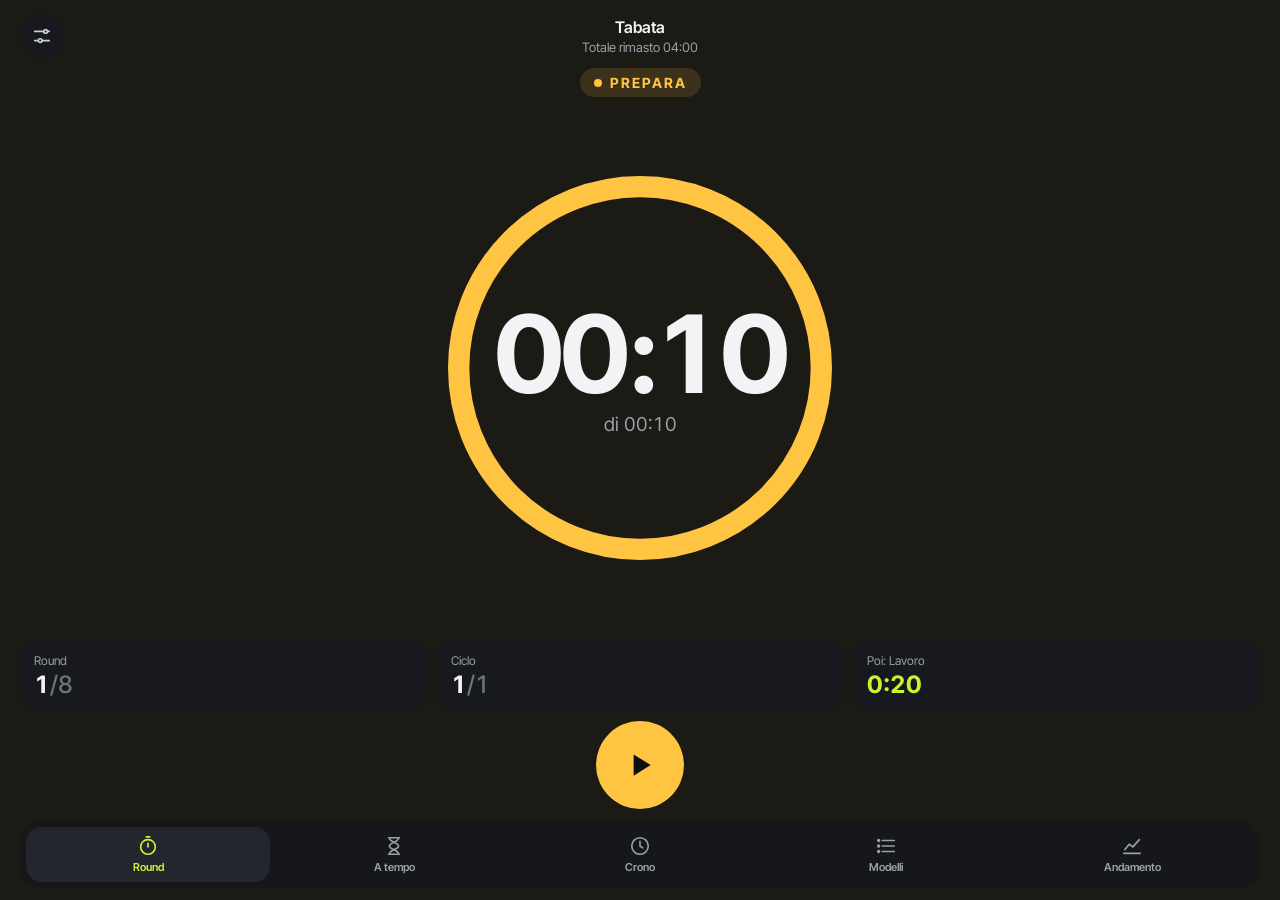
<file: index.html>
<!doctype html>
<html lang="it">
<head>
  <meta charset="utf-8">
  <meta name="viewport" content="width=device-width, initial-scale=1, viewport-fit=cover, user-scalable=no">
  <meta name="theme-color" content="#0E0F12">
  <meta name="mobile-web-app-capable" content="yes">
  <meta name="apple-mobile-web-app-capable" content="yes">
  <meta name="apple-mobile-web-app-status-bar-style" content="black-translucent">
  <meta name="apple-mobile-web-app-title" content="Tempro">
  <title>Tempro</title>
  <link rel="manifest" href="manifest.webmanifest">
  <link rel="icon" href="icons/icon.svg" type="image/svg+xml">
  <link rel="apple-touch-icon" href="icons/icon-180.png">
  <link rel="preconnect" href="https://fonts.googleapis.com">
  <link rel="preconnect" href="https://fonts.gstatic.com" crossorigin>
  <link rel="stylesheet" href="https://fonts.googleapis.com/css2?family=Inter+Tight:wght@400;500;600;700;800&display=swap">
  <link rel="stylesheet" href="styles.css">
</head>
<body>
  <div id="app">
    <section id="timer-view" class="view timer">
      <header class="topbar">
        <button id="btn-settings" class="round-btn" aria-label="Impostazioni">
          <svg viewBox="0 0 24 24" fill="none" stroke="currentColor" stroke-width="1.8" stroke-linecap="round"><path d="M4 7h10M18 7h2M4 17h4M12 17h8"/><circle cx="16" cy="7" r="2"/><circle cx="10" cy="17" r="2"/></svg>
        </button>
        <button id="btn-title" class="title" aria-label="Cambia modello">
          <span id="tpl-name"></span>
          <span id="total-time"></span>
        </button>
        <button id="btn-media" class="round-btn media-btn" aria-label="Foto e video dell'esercizio">
          <svg viewBox="0 0 24 24" fill="none" stroke="currentColor" stroke-width="1.8" stroke-linejoin="round"><rect x="3" y="5" width="18" height="14" rx="3"/><path d="M10 9.5v5l4.5-2.5z" fill="currentColor"/></svg>
        </button>
      </header>

      <div id="run-bar" class="run-bar" hidden>
        <span id="run-text"></span>
        <button id="run-exit" class="btn small">Esci</button>
      </div>

      <div class="dial">
        <div class="pill"><span class="dot"></span><span id="phase-label"></span></div>
        <div class="ring-box">
          <!-- Tutto l'anello è un pulsante: un tocco equivale al pulsante principale. -->
          <button id="ring" class="ring">
            <svg viewBox="0 0 300 300" aria-hidden="true">
              <circle class="track" cx="150" cy="150" r="136"/>
              <circle id="ring-arc" class="arc" cx="150" cy="150" r="136" transform="rotate(-90 150 150)"/>
            </svg>
            <span class="ring-text">
              <span id="phase-time"></span>
              <span id="phase-sub"></span>
            </span>
          </button>
        </div>
      </div>

      <div class="stats">
        <button id="stat-1" class="stat"><span id="stat-1-k" class="stat-k"></span><span class="stat-v"><span id="stat-1-v"></span><span id="stat-1-of" class="of"></span></span></button>
        <button id="stat-2" class="stat"><span id="stat-2-k" class="stat-k"></span><span class="stat-v"><span id="stat-2-v"></span><span id="stat-2-of" class="of"></span></span></button>
        <button id="stat-3" class="stat"><span id="stat-3-k" class="stat-k"></span><span class="stat-v"><span id="stat-3-v"></span><span id="stat-3-of" class="of"></span></span></button>
      </div>

      <div class="controls">
        <button id="btn-left" class="round-btn lg"></button>
        <button id="btn-main" class="main-btn"></button>
        <button id="btn-aux" class="round-btn lg"></button>
      </div>
    </section>

    <section id="sessions-view" class="view sessions" hidden></section>

    <section id="report-view" class="view sessions" hidden></section>

    <nav class="tabbar">
      <button class="tab" data-tab="round" aria-label="Round">
        <svg viewBox="0 0 24 24" fill="none" stroke="currentColor" stroke-width="1.8" stroke-linecap="round"><circle cx="12" cy="13" r="8"/><path d="M12 13V9M10 2h4"/></svg>
        Round
      </button>
      <button class="tab" data-tab="tempo" aria-label="Entro il tempo">
        <svg viewBox="0 0 24 24" fill="none" stroke="currentColor" stroke-width="1.8" stroke-linecap="round" stroke-linejoin="round"><path d="M6 3h12M6 21h12M7 3c0 5 10 5 10 9s-10 4-10 9M17 3c0 5-10 5-10 9s10 4 10 9"/></svg>
        A tempo
      </button>
      <button class="tab" data-tab="cronometro" aria-label="Cronometro">
        <svg viewBox="0 0 24 24" fill="none" stroke="currentColor" stroke-width="1.8" stroke-linecap="round"><circle cx="12" cy="12" r="9"/><path d="M12 7v5l3 2"/></svg>
        Crono
      </button>
      <button class="tab" data-tab="sessioni" aria-label="Modelli e schede">
        <svg viewBox="0 0 24 24" fill="none" stroke="currentColor" stroke-width="1.8" stroke-linecap="round"><path d="M8 6h13M8 12h13M8 18h13"/><circle cx="4" cy="6" r="1"/><circle cx="4" cy="12" r="1"/><circle cx="4" cy="18" r="1"/></svg>
        Modelli
      </button>
      <button class="tab" data-tab="andamento" aria-label="Andamento">
        <svg viewBox="0 0 24 24" fill="none" stroke="currentColor" stroke-width="1.8" stroke-linecap="round" stroke-linejoin="round"><path d="M3 20h18"/><path d="M4 16l5-6 4 3 7-8"/></svg>
        Andamento
      </button>
    </nav>
  </div>

  <div id="cam-mini" class="cam-mini" hidden>
    <video id="cam-small" playsinline muted autoplay></video>
    <span id="rec" class="rec"><span class="dot"></span><span id="rec-time">00:00</span></span>
  </div>

  <div id="camera" class="camera" hidden>
    <video id="cam-full" playsinline muted autoplay></video>
    <div class="cam-bar">
      <h2>Inquadratura</h2>
      <p id="cam-msg">Avvio della fotocamera…</p>
      <div class="row">
        <button id="cam-flip" class="btn">Cambia fotocamera</button>
        <label class="btn cam-audio"><input id="cam-audio" type="checkbox"> Audio</label>
      </div>
      <div class="row">
        <button id="cam-skip" class="btn">Senza video</button>
        <button id="cam-go" class="btn primary" disabled>Inizia</button>
      </div>
    </div>
  </div>

  <div id="sheet" class="sheet" hidden>
    <div id="sheet-panel" class="sheet-panel" role="dialog" aria-modal="true"></div>
  </div>

  <!-- Conferma dentro l'app (sopra a tutto, anche ai pannelli) -->
  <div id="ask" class="ask" hidden>
    <div class="ask-panel" role="alertdialog" aria-modal="true" aria-labelledby="ask-text">
      <p id="ask-text"></p>
      <div class="row">
        <button id="ask-no" class="btn">Annulla</button>
        <button id="ask-yes" class="btn primary">OK</button>
      </div>
    </div>
  </div>

  <script type="module" src="js/app.js"></script>
</body>
</html>
</file>
<file: styles.css>
:root {
  --bg: #0E0F12;
  --card: #17191E;
  --card2: #1F2228;
  --line: #2A2D34;
  --fg: #F2F3F5;
  --muted: #9AA0A8;
  --dim: #6E747C;
  --accent: #C6F432;
  --ok: #C6F432;
  --ko: #FF8A65;

  /* Colori delle fasi */
  --c-prepara: #FFC542;
  --c-lavoro: #C6F432;
  --c-riposo: #FF8A65;
  --c-riposoCicli: #B79CFF;
  --c-rinfrescati: #5CE1E6;
  --c-cronometro: #C6F432;
  --c-timer: #C6F432;
  --c-info: #9AA0A8;
  --c-fine: #F2F3F5;

  --phase: var(--c-prepara);
  --font: 'Inter Tight', system-ui, -apple-system, 'Segoe UI', Roboto, sans-serif;
}

* { box-sizing: border-box; margin: 0; padding: 0; -webkit-tap-highlight-color: transparent; }
html { height: 100%; background: var(--bg); }
body {
  height: 100%;
  color: var(--fg);
  font-family: var(--font);
  background: var(--bg);
  background: color-mix(in srgb, var(--phase) 6%, var(--bg));
  transition: background-color .3s;
  overscroll-behavior: none;
  -webkit-user-select: none;
  user-select: none;
  -webkit-text-size-adjust: 100%;
}
button { font: inherit; color: inherit; background: none; border: 0; padding: 0; cursor: pointer; }
[hidden] { display: none !important; }

#app { display: flex; flex-direction: column; height: 100vh; height: 100dvh; }
.view { flex: 1; display: flex; flex-direction: column; min-height: 0; }

/* --- Timer ------------------------------------------------------------ */
.timer { padding: 14px 20px 12px; justify-content: space-between; gap: 10px; }

/* Aperta dall'icona sulla Home: iOS disegna la pagina sotto la barra di stato e sfuma quella zona.
   Si lascia sempre lo spazio della barra (anche se iOS non lo comunica) più un margine. */
:root { --top-pad: calc(env(safe-area-inset-top) + 14px); }
.timer { padding-top: var(--top-pad); }
@media (display-mode: standalone) {
  :root { --top-pad: calc(max(env(safe-area-inset-top), 54px) + 18px); }
  .sessions { padding-top: calc(max(env(safe-area-inset-top), 54px) + 20px); }
  .sheet-panel { max-height: calc(100dvh - max(env(safe-area-inset-top), 54px) - 12px); }
  .cam-bar { padding-top: 20px; }
}

/* --- Ripresa video ---------------------------------------------------- */
.camera { position: fixed; inset: 0; z-index: 20; background: #000; display: flex; flex-direction: column; }
.camera video { flex: 1; min-height: 0; width: 100%; object-fit: cover; }
.cam-bar { flex: none; background: var(--card); border-radius: 24px 24px 0 0; margin-top: -24px; position: relative; padding: 20px 18px calc(env(safe-area-inset-bottom) + 18px); }
.cam-bar h2 { font-size: 24px; font-weight: 800; letter-spacing: -.02em; }
.cam-bar p { color: var(--muted); font-size: 14px; line-height: 1.45; margin-top: 6px; }
.cam-audio input { width: 20px; height: 20px; accent-color: var(--accent); }
.btn:disabled { opacity: .4; }
video.mirror { transform: scaleX(-1); }

.cam-mini {
  position: fixed; z-index: 5; right: 16px; top: calc(var(--top-pad) + 56px);
  width: 72px; height: 96px; border-radius: 16px; overflow: hidden; background: #000;
  box-shadow: 0 0 0 2px var(--card);
}
.cam-mini video { width: 100%; height: 100%; object-fit: cover; }
.rec {
  position: absolute; left: 50%; bottom: 6px; transform: translateX(-50%);
  display: flex; align-items: center; gap: 4px; padding: 2px 7px; border-radius: 999px;
  background: rgba(0, 0, 0, .65); color: #fff; font-size: 11px; font-weight: 700; font-variant-numeric: tabular-nums;
}
.rec .dot { width: 7px; height: 7px; border-radius: 50%; background: #FF3B30; }
.rec.paused .dot { background: #8A8F96; }

.topbar { display: grid; grid-template-columns: 44px 1fr 44px; align-items: center; gap: 8px; }
.title { display: flex; flex-direction: column; align-items: center; gap: 2px; min-width: 0; }
#tpl-name { font-size: 16px; font-weight: 600; max-width: 100%; overflow: hidden; text-overflow: ellipsis; white-space: nowrap; }
#total-time { font-size: 13px; color: var(--muted); font-variant-numeric: tabular-nums; }

.round-btn { width: 44px; height: 44px; border-radius: 50%; background: var(--card); color: #C9CDD3; display: grid; place-items: center; }
.round-btn svg { width: 22px; height: 22px; }
.round-btn.lg { width: 60px; height: 60px; color: var(--fg); }
.round-btn:disabled { opacity: .35; }
.media-btn { color: var(--accent); }

.run-bar {
  display: flex; align-items: center; justify-content: space-between; gap: 10px;
  padding: 6px 6px 6px 14px; border-radius: 14px; background: var(--card);
  font-size: 13px; font-weight: 600; color: var(--muted);
}
.run-bar span { min-width: 0; overflow: hidden; text-overflow: ellipsis; white-space: nowrap; }
.order-row { display: flex; align-items: center; gap: 8px; padding: 8px 0; border-bottom: 1px solid var(--line); }
.order-n { flex: none; width: 26px; height: 26px; border-radius: 50%; background: var(--card2); display: grid; place-items: center; font-size: 13px; font-weight: 700; }
.order-name { flex: 1; min-width: 0; font-size: 15px; overflow: hidden; text-overflow: ellipsis; white-space: nowrap; }
.order-row .btn { width: 40px; padding: 7px 0; }
.drag-handle {
  flex: none; width: 36px; height: 40px; display: grid; place-items: center;
  color: var(--muted); cursor: grab; touch-action: none; border-radius: 10px;
}
.drag-handle svg { width: 22px; height: 22px; }
.order-row.dragging { background: var(--card2); border-radius: 12px; box-shadow: 0 6px 20px rgba(0, 0, 0, .45); position: relative; z-index: 1; }
.order-row.dragging .drag-handle { color: var(--accent); cursor: grabbing; }

.dial { flex: 1; display: flex; flex-direction: column; align-items: center; gap: 8px; min-height: 0; }
/* L'anello occupa tutto lo spazio libero tra intestazione e riquadri, qualunque sia lo schermo. */
.ring-box { flex: 1 1 0; min-height: 0; width: 100%; display: grid; place-items: center; }
.pill {
  display: inline-flex; align-items: center; gap: 8px; padding: 6px 14px; border-radius: 999px;
  color: var(--phase);
  background: rgba(255, 255, 255, .06);
  background: color-mix(in srgb, var(--phase) 14%, transparent);
  font-size: 14px; font-weight: 700; letter-spacing: 2px; white-space: nowrap;
}
.pill .dot { width: 8px; height: 8px; border-radius: 50%; background: var(--phase); }
.ring { position: relative; display: block; width: min(72vw, 34vh, 340px); aspect-ratio: 1; border-radius: 50%; padding: 0; }
.ring:active { transform: scale(.985); }
.ring svg { position: absolute; inset: 0; width: 100%; height: 100%; }
.ring .track { fill: none; stroke: #1C1F25; stroke-width: 16; }
.ring .arc { fill: none; stroke: var(--phase); stroke-width: 16; stroke-linecap: round; transition: stroke .3s; }
.ring-text { position: absolute; inset: 0; display: flex; flex-direction: column; align-items: center; justify-content: center; gap: 4px; }
#phase-time { font-size: min(21vw, 10vh, 92px); font-size: min(21vw, 10svh, 92px); font-weight: 700; letter-spacing: -.03em; line-height: 1; font-variant-numeric: tabular-nums; white-space: nowrap; }
#phase-time.long { font-size: min(14vw, 7vh, 62px); font-size: min(14vw, 6.5svh, 62px); }
#phase-sub { font-size: 15px; color: var(--muted); max-width: 78%; text-align: center; font-variant-numeric: tabular-nums; }
#phase-time, #phase-sub { display: block; }
/* Con le container query (iOS 16+) l'anello e le cifre si misurano sullo spazio reale. */
@supports (width: 1cqmin) {
  .ring-box { container-type: size; }
  .ring { width: min(100cqw, 100cqh, 400px); container-type: inline-size; }
  #phase-time { font-size: 27cqi; }
  #phase-time.long { font-size: 18cqi; }
  #phase-sub { font-size: max(12px, 4.8cqi); }
}

.stats { display: grid; grid-template-columns: repeat(3, minmax(0, 1fr)); gap: 10px; }
.stat { background: var(--card); border-radius: 18px; padding: 12px 14px; display: flex; flex-direction: column; align-items: flex-start; gap: 2px; text-align: left; min-width: 0; cursor: default; }
.stat.tappable { cursor: pointer; box-shadow: inset 0 0 0 1px var(--line); }
.stat.tappable .stat-k::after { content: ' ›'; }
.stat-k { font-size: 12px; color: var(--muted); max-width: 100%; overflow: hidden; text-overflow: ellipsis; white-space: nowrap; }
.stat-v { font-size: 24px; font-weight: 700; font-variant-numeric: tabular-nums; white-space: nowrap; }
.stat-v.small { font-size: 18px; line-height: 1.33; }
.stat-v .of { color: var(--dim); font-weight: 500; }

.controls { display: flex; align-items: center; justify-content: center; gap: 28px; }
.controls:has(.main-btn.wide) { gap: 14px; }
.main-btn { width: 88px; height: 88px; border-radius: 50%; background: var(--phase); color: var(--bg); display: grid; place-items: center; transition: background-color .3s, transform .1s; }
.main-btn:active { transform: scale(.95); }
.main-btn svg { width: 34px; height: 34px; }
/* Azione con testo (es. "Fine serie 2"): pulsante largo, facile da colpire a metà esercizio. */
.main-btn.wide {
  width: auto; min-width: 196px; padding: 0 26px; border-radius: 44px;
  display: flex; align-items: center; justify-content: center; gap: 10px;
  font-size: 20px; font-weight: 800; letter-spacing: -.01em; white-space: nowrap;
}
.main-btn.wide svg { width: 28px; height: 28px; flex: none; }

/* --- Tab bar ---------------------------------------------------------- */
.tabbar {
  flex: none;
  display: grid; grid-template-columns: repeat(5, minmax(0, 1fr)); gap: 2px;
  margin: 0 20px calc(env(safe-area-inset-bottom) + 12px);
  padding: 6px; border-radius: 22px; background: #15171B;
}
.tab { display: flex; flex-direction: column; align-items: center; gap: 3px; padding: 8px 0; border-radius: 16px; color: var(--muted); font-size: 11px; font-weight: 600; white-space: nowrap; min-width: 0; }
.tab svg { width: 22px; height: 22px; }
.tab.active { background: #23262C; color: var(--accent); }

/* --- Logo testuale ---------------------------------------------------- */
.wordmark { display: inline-flex; align-items: baseline; font-size: 34px; font-weight: 800; letter-spacing: -.04em; line-height: 1; color: var(--fg); }
.wordmark svg { width: .56em; height: .56em; margin-left: .03em; }

/* --- Elenco modelli --------------------------------------------------- */
.sessions { overflow-y: auto; padding: calc(env(safe-area-inset-top) + 18px) 20px 24px; }
.sessions > * { flex-shrink: 0; }   /* la pagina scorre: nessun elemento va schiacciato */
.hint { color: var(--muted); font-size: 14px; margin-top: 8px; }
.group-head { display: flex; align-items: center; justify-content: space-between; margin: 26px 0 10px; }
.group-head h2 { font-size: 20px; font-weight: 700; }
.card { width: 100%; background: var(--card); border-radius: 18px; padding: 12px 14px; margin-bottom: 10px; display: flex; gap: 12px; align-items: center; text-align: left; }
.card.current { box-shadow: inset 0 0 0 2px var(--accent); }
.card .thumb { flex: none; width: 52px; height: 52px; border-radius: 12px; background: #262A31 center / cover no-repeat; }
.card .info { flex: 1; min-width: 0; }
.card .name { font-size: 18px; font-weight: 700; }
.card .sum { color: var(--muted); font-size: 13px; margin-top: 2px; }
.card .actions { display: flex; flex-wrap: wrap; gap: 8px; margin-top: 10px; }
/* Area principale della scheda: un tocco apre la modifica. */
.card-main { display: block; width: 100%; text-align: left; padding: 0; color: inherit; }
.card-main .name, .card-main .sum { display: block; }
/* Pulsanti delle schede: almeno 44 px, la misura comoda per un dito. */
.card .actions .btn, .scheda .actions .btn { min-height: 44px; padding: 0 18px; font-size: 15px; }
.btn.icon { width: 44px; padding: 0 !important; font-size: 22px; line-height: 1; letter-spacing: 1px; }
.btn svg { width: 18px; height: 18px; flex: none; }
.page-head { display: flex; align-items: center; justify-content: space-between; gap: 10px; }
.head-actions { display: flex; align-items: center; gap: 8px; }
.head-actions .btn { min-height: 44px; }
.section-title { font-size: 20px; font-weight: 700; margin: 24px 0 10px; }
.section-sub { font-size: 13px; font-weight: 700; color: var(--muted); text-transform: uppercase; letter-spacing: 1px; margin: 18px 0 8px; }
.choice { display: flex; flex-direction: column; align-items: flex-start; gap: 2px; width: 100%; text-align: left; padding: 14px 16px; margin-top: 8px; border-radius: 16px; background: var(--card2); min-height: 56px; }
.choice b { font-size: 17px; }
.choice span { font-size: 13px; color: var(--muted); }
.choice.danger b { color: var(--ko); }
.empty { color: var(--muted); font-size: 14px; padding: 4px 0; }

.card.sub { background: var(--card2); margin: 8px 0 0; }
.scheda { background: var(--card); border-radius: 18px; padding: 14px; margin-bottom: 10px; box-shadow: inset 0 0 0 1px var(--line); }
.scheda.mine { box-shadow: none; }
.scheda .name { font-size: 18px; font-weight: 700; }
.scheda .sum { color: var(--muted); font-size: 13px; margin-top: 2px; }
.scheda .actions { display: flex; flex-wrap: wrap; gap: 6px; margin-top: 10px; }
.scheda-head { display: flex; align-items: flex-start; justify-content: space-between; gap: 10px; }
.nota { background: rgba(198, 244, 50, .08); border-radius: 12px; padding: 10px 12px; color: var(--fg) !important; font-size: 14px; margin: 10px 0 0; }
small.sum { color: var(--muted); font-size: 12px; }

/* --- Andamento -------------------------------------------------------- */
.page-title { font-size: 30px; font-weight: 800; letter-spacing: -.03em; }
.seg { display: grid; grid-template-columns: 1fr 1fr; gap: 4px; padding: 4px; margin-top: 14px; border-radius: 14px; background: var(--card); }
.seg button { padding: 9px 0; border-radius: 10px; font-size: 14px; font-weight: 600; color: var(--muted); }
.seg button[aria-selected=true] { background: #23262C; color: var(--fg); }
.chips { display: flex; gap: 6px; overflow-x: auto; margin-top: 12px; padding-bottom: 2px; }
.chip { flex: none; min-height: 36px; padding: 0 14px; border-radius: 999px; background: var(--card); color: var(--muted); font-size: 14px; font-weight: 600; }
.chip[aria-pressed=true] { background: var(--accent); color: var(--bg); }
.tiles { display: grid; grid-template-columns: repeat(3, minmax(0, 1fr)); gap: 10px; margin-top: 14px; }
.tile { background: var(--card); border-radius: 18px; padding: 12px 14px; display: flex; flex-direction: column; gap: 2px; }
.tile-v { font-size: 28px; font-weight: 800; font-variant-numeric: tabular-nums; }
.tile-k { font-size: 12px; color: var(--muted); }
.report-card { align-items: stretch; }
.chart-title { font-size: 12px; font-weight: 600; color: var(--muted); margin-top: 12px; }
.chart { margin: 4px 0 0; }
.chart svg { display: block; width: 100%; height: auto; overflow: visible; }
.chart .grid { stroke: var(--line); stroke-width: 1; }
.chart .axis { fill: var(--muted); font-size: 10px; font-family: var(--font); }
.chart .target { stroke: var(--muted); stroke-width: 1.5; stroke-dasharray: 4 4; }
.chart .line { fill: none; stroke: var(--accent); stroke-width: 2; stroke-linejoin: round; stroke-linecap: round; }
.chart .dot { fill: var(--accent); stroke: var(--card); stroke-width: 2; }
.chart .dot.on { r: 6; }
.chart .hit { fill: transparent; cursor: pointer; }
.chart-tip { font-size: 13px; color: var(--muted); margin-top: 4px; min-height: 18px; }
.chart-empty { color: var(--muted); font-size: 13px; margin-top: 8px; }
.sheet-panel .chart .dot { stroke: var(--card); }

.scale { display: grid; grid-template-columns: repeat(10, minmax(0, 1fr)); gap: 4px; }
.scale .btn { padding: 12px 0; border-radius: 10px; font-size: 15px; }
.scale .btn[aria-pressed=true] { background: var(--accent); color: var(--bg); }
.share-text {
  width: 100%; min-height: 120px; margin-top: 8px; padding: 10px 12px; border-radius: 12px;
  border: 1px solid var(--line); background: var(--bg); color: var(--fg); font: inherit; font-size: 14px; resize: vertical;
}

.btn { display: inline-flex; align-items: center; justify-content: center; gap: 6px; font-size: 15px; font-weight: 600; padding: 10px 16px; border-radius: 999px; background: var(--card2); color: var(--fg); text-decoration: none; }
.btn.primary { background: var(--accent); color: var(--bg); }
.btn.danger { background: rgba(255, 138, 101, .14); color: var(--ko); }
.btn.danger-solid { background: var(--ko); color: var(--bg); }
.btn.small { padding: 7px 12px; font-size: 13px; }
.btn.block { width: 100%; padding: 15px; font-size: 17px; margin-top: 16px; }

/* --- Pannello a scomparsa (sheet) ------------------------------------- */
.sheet { position: fixed; inset: 0; z-index: 10; background: rgba(0, 0, 0, .6); display: flex; align-items: flex-end; }
.sheet-panel {
  width: 100%; max-height: 92dvh; overflow-y: auto;
  background: var(--card); border-radius: 24px 24px 0 0;
  padding: 20px 18px calc(env(safe-area-inset-bottom) + 20px);
  -webkit-user-select: text; user-select: text;
}
/* ✕ sempre raggiungibile in alto a destra, anche nei pannelli lunghi. */
.sheet-x {
  position: sticky; top: 0; float: right; z-index: 2; margin: -6px -4px 0 10px;
  width: 40px; height: 40px; border-radius: 50%; background: var(--card2); color: var(--fg);
  display: grid; place-items: center;
}
.sheet-x svg { width: 18px; height: 18px; }

/* Conferma dentro l'app */
.ask { position: fixed; inset: 0; z-index: 40; background: rgba(0, 0, 0, .6); display: grid; place-items: center; padding: 20px; }
.ask-panel { width: min(100%, 360px); background: var(--card); border-radius: 22px; padding: 22px 18px 18px; box-shadow: 0 20px 60px rgba(0, 0, 0, .5); }
.ask-panel p { font-size: 17px; line-height: 1.4; }
.ask-panel .btn { min-height: 48px; }

.sheet-panel h2 { font-size: 24px; font-weight: 800; letter-spacing: -.02em; margin-bottom: 12px; }
.sheet-panel h3 { font-size: 13px; font-weight: 700; color: var(--muted); text-transform: uppercase; letter-spacing: 1px; margin: 22px 0 6px; }
.sheet-panel p { color: var(--muted); font-size: 14px; line-height: 1.45; margin: 6px 0; }
.sheet-panel .card { background: var(--card2); }
.row { display: flex; gap: 10px; margin-top: 14px; }
.row > * { flex: 1; }

.field { display: flex; align-items: center; justify-content: space-between; gap: 10px; padding: 10px 0; border-bottom: 1px solid var(--line); font-size: 16px; }
.field > span:first-child { flex: 1; }
.field input[type=text], .field input[type=url], .field select {
  flex: 1.4; min-width: 0; font: inherit; font-size: 16px; color: var(--fg); background: var(--bg);
  border: 1px solid var(--line); border-radius: 10px; padding: 9px 11px;
}
.field input[type=number] {
  width: 64px; font: inherit; font-size: 16px; text-align: center; color: var(--fg);
  background: var(--bg); border: 1px solid var(--line); border-radius: 10px; padding: 9px 4px;
}
.dur { display: flex; align-items: center; gap: 4px; color: var(--muted); font-size: 14px; }
.toggle input { width: 24px; height: 24px; accent-color: var(--accent); }
.img-preview { width: 100%; max-height: 220px; object-fit: contain; border-radius: 12px; background: var(--bg); margin-top: 10px; }
.error { color: var(--ko); font-size: 14px; margin-top: 8px; }

.reps { text-align: center; }
input.reps-num {
  width: 100%; background: none; border: 0; outline: none; text-align: center;
  font-family: var(--font); font-size: 120px; font-weight: 700; line-height: 1.1; color: var(--fg);
  font-variant-numeric: tabular-nums; -moz-appearance: textfield;
}
input.reps-num::-webkit-outer-spin-button, input.reps-num::-webkit-inner-spin-button { -webkit-appearance: none; margin: 0; }
.reps-btns { display: grid; grid-template-columns: repeat(4, 1fr); gap: 8px; margin-top: 8px; }
.reps-btns .btn { font-size: 20px; padding: 16px 0; border-radius: 16px; }

.media-img { width: 100%; border-radius: 14px; background: var(--bg); }
.media-video { width: 100%; aspect-ratio: 16 / 9; border: 0; border-radius: 14px; background: #000; margin-top: 10px; }

.result { font-size: 40px; font-weight: 800; letter-spacing: -.02em; line-height: 1.05; text-align: center; margin: 6px 0 12px; }
.result.ok { color: var(--ok); }
.result.ko { color: var(--ko); }
.kv { display: flex; justify-content: space-between; padding: 9px 0; border-bottom: 1px solid var(--line); font-size: 16px; }
.kv b { font-variant-numeric: tabular-nums; }
table.serie { width: 100%; border-collapse: collapse; font-size: 15px; font-variant-numeric: tabular-nums; }
table.serie th, table.serie td { padding: 8px 4px; border-bottom: 1px solid var(--line); text-align: right; }
table.serie th:first-child, table.serie td:first-child { text-align: left; }
table.serie th { color: var(--muted); font-weight: 600; }
table.serie tr.tap { cursor: pointer; }
table.serie tr.tap:active td { background: var(--card2); }

/* --- Telefono in orizzontale ------------------------------------------ */
/* Anello a sinistra (dimensionato sull'altezza), riquadri e comandi a destra. */
@media (orientation: landscape) and (max-height: 560px) {
  :root { --top-pad: calc(env(safe-area-inset-top) + 8px); }
  .timer {
    display: grid;
    grid-template-columns: minmax(0, 1fr) minmax(0, 1fr);
    grid-template-rows: auto auto 1fr auto;
    grid-template-areas: "top top" "run run" "dial stats" "dial controls";
    column-gap: 24px; row-gap: 8px;
    padding: var(--top-pad) max(20px, env(safe-area-inset-right)) 8px max(20px, env(safe-area-inset-left));
  }
  .topbar { grid-area: top; }
  .run-bar { grid-area: run; }
  .dial { grid-area: dial; justify-content: center; gap: 6px; }
  .stats { grid-area: stats; align-self: end; }
  .controls { grid-area: controls; gap: 22px; }
  .pill { padding: 4px 12px; font-size: 12px; }
  @supports not (width: 1cqmin) {
    .ring { width: min(60vh, 40vw); }
    #phase-time { font-size: min(14vh, 9vw); }
    #phase-time.long { font-size: min(9vh, 6vw); }
    #phase-sub { font-size: 13px; }
  }
  .stat { padding: 8px 12px; }
  .stat-v { font-size: 20px; }
  .main-btn { width: 72px; height: 72px; }
  .main-btn.wide { width: auto; min-width: 170px; }
  .main-btn svg { width: 28px; height: 28px; }
  .round-btn.lg { width: 52px; height: 52px; }
  .tabbar {
    margin: 0 max(20px, env(safe-area-inset-right)) calc(env(safe-area-inset-bottom) + 6px) max(20px, env(safe-area-inset-left));
    padding: 4px;
  }
  .tab { flex-direction: row; justify-content: center; gap: 6px; padding: 6px 0; }
  .tab svg { width: 18px; height: 18px; }
  .sessions {
    padding: calc(env(safe-area-inset-top) + 12px) max(20px, env(safe-area-inset-right)) 20px max(20px, env(safe-area-inset-left));
  }
  .cam-mini { top: calc(var(--top-pad) + 52px); right: max(16px, env(safe-area-inset-right)); width: 60px; height: 80px; }
  .sheet-panel { max-width: 640px; margin: 0 auto; max-height: 94dvh; }
  .camera { flex-direction: row; }
  .camera video { flex: 1; height: 100%; }
  .cam-bar { width: 340px; margin: 0; border-radius: 0; overflow-y: auto; padding: 16px max(16px, env(safe-area-inset-right)) 16px 16px; }
}
</file>
